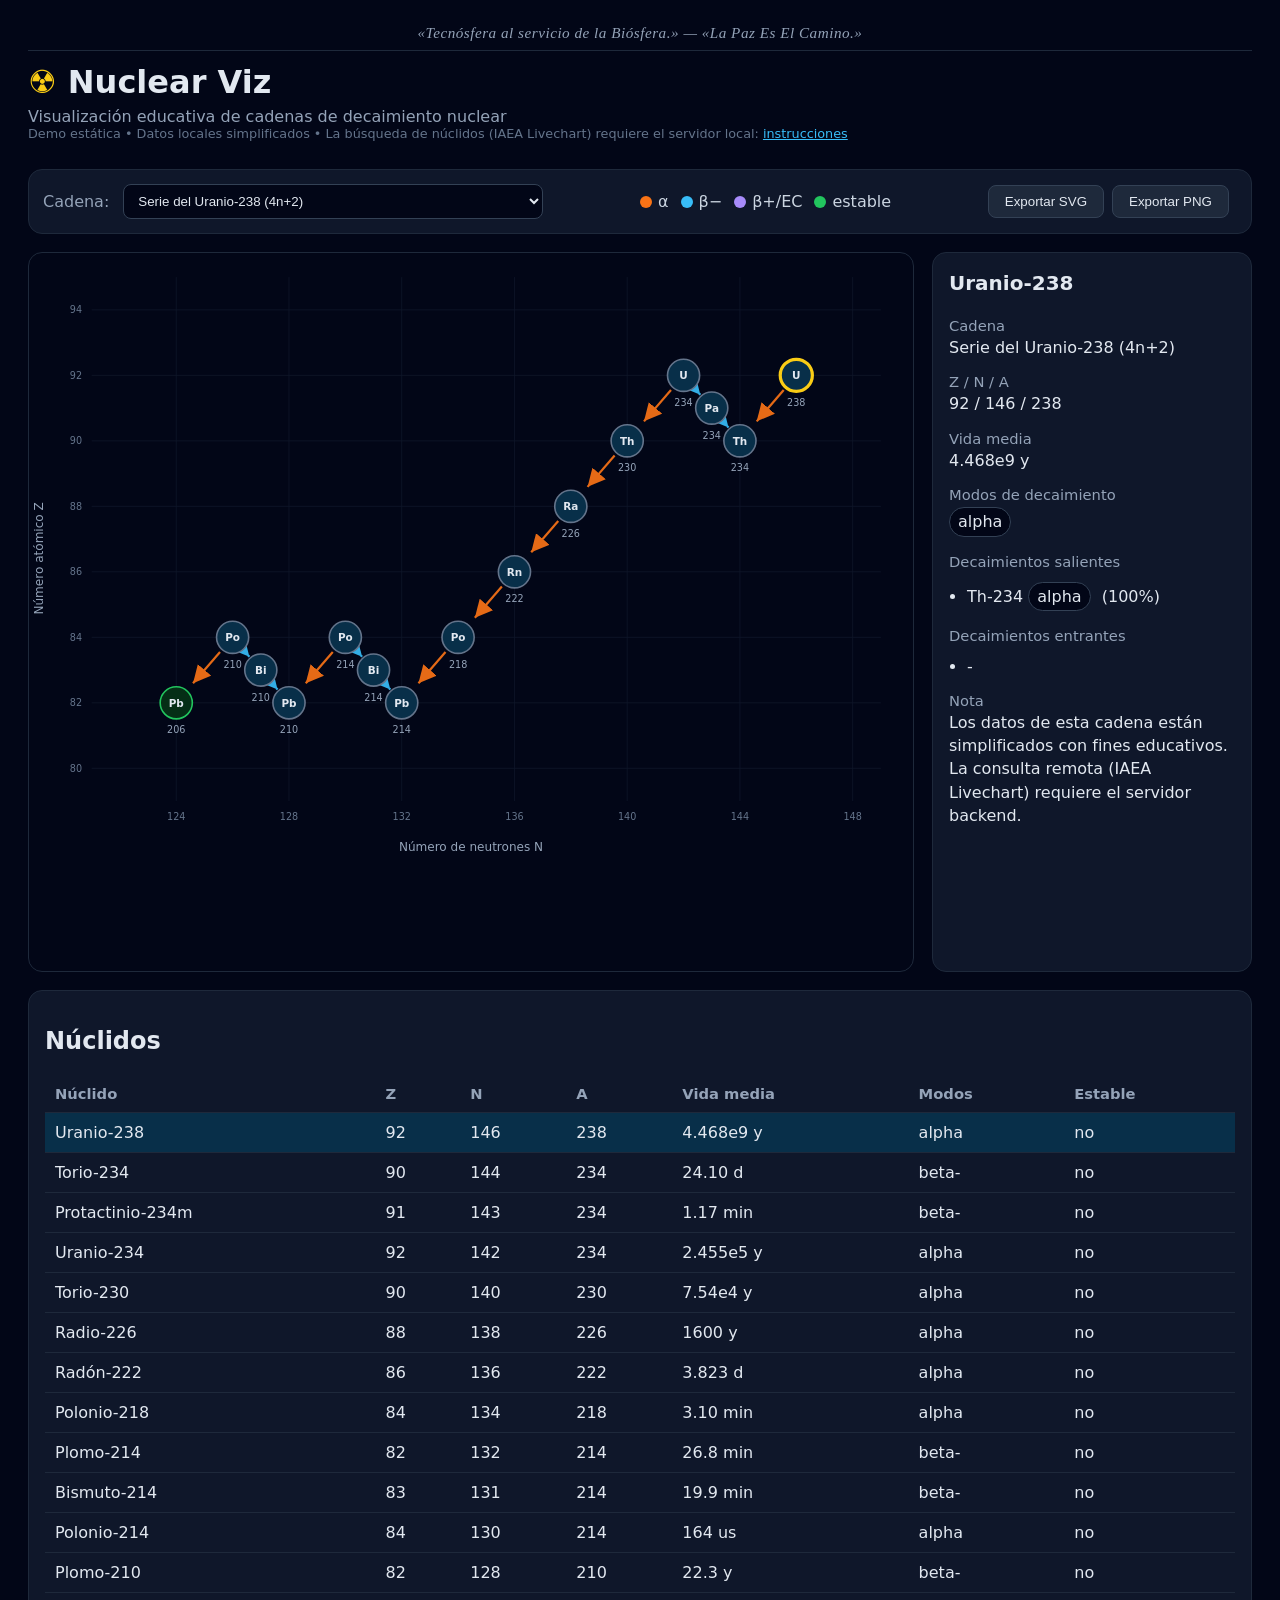
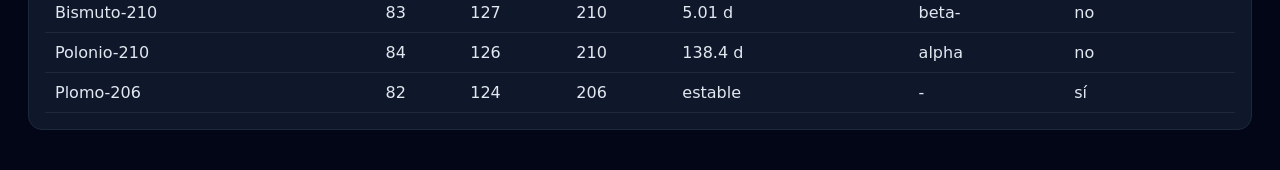
<file: site/index.html>
<!doctype html>
<html lang="es">
<head>
  <meta charset="utf-8" />
  <meta name="viewport" content="width=device-width, initial-scale=1" />
  <meta name="nv-mode" content="static" />
  <title>Nuclear Viz | Live Demo</title>
  <link rel="icon" type="image/svg+xml" href="./assets/favicon.svg" />
  <link rel="stylesheet" href="./assets/style.css" />
</head>
<body>
  <header>
    <div class="motto">«Tecnósfera al servicio de la Biósfera.» — «La Paz Es El Camino.»</div>
    <h1><span class="logo-icon" aria-hidden="true">☢</span> Nuclear Viz</h1>
    <p>Visualización educativa de cadenas de decaimiento nuclear</p>
    <p style="font-size:0.8em; color:#64748b;">Demo estática • Datos locales simplificados • La búsqueda de núclidos (IAEA Livechart) requiere el servidor local: <a href="https://github.com/amurlaniakea/nuclear-viz#readme">instrucciones</a></p>
  </header>

  <main>
    <section class="controls">
      <label for="chain-select">Cadena:</label>
      <select id="chain-select"></select>

      <div class="legend">
        <span class="legend-item"><span class="swatch alpha"></span>α</span>
        <span class="legend-item"><span class="swatch beta-minus"></span>β−</span>
        <span class="legend-item"><span class="swatch beta-plus"></span>β+/EC</span>
        <span class="legend-item"><span class="swatch stable"></span>estable</span>
      </div>

      <span class="export-buttons">
        <button id="export-svg" type="button" title="Descargar el gráfico como SVG vectorial">Exportar SVG</button>
        <button id="export-png" type="button" title="Descargar el gráfico como imagen PNG">Exportar PNG</button>
        <span id="export-status" class="hint" aria-live="polite"></span>
      </span>
    </section>

    <section class="layout">
      <div id="chart" aria-label="Carta de núclidos de la cadena seleccionada"></div>
      <aside id="detail">Cargando...</aside>
    </section>

    <section class="table-section">
      <h2>Núclidos</h2>
      <table id="nuclide-table">
        <thead>
          <tr>
            <th>Núclido</th>
            <th>Z</th>
            <th>N</th>
            <th>A</th>
            <th>Vida media</th>
            <th>Modos</th>
            <th>Estable</th>
          </tr>
        </thead>
        <tbody></tbody>
      </table>
    </section>
  </main>

  <script src="./export.js"></script>
  <script src="./app.js"></script>
</body>
</html>
</file>
<file: site/assets/style.css>
:root {
  color-scheme: dark;
}

* {
  box-sizing: border-box;
}

body {
  margin: 0;
  font-family: system-ui, -apple-system, Segoe UI, Roboto, sans-serif;
  background: #020617;
  color: #e2e8f0;
}

header {
  padding: 24px 28px 8px;
}

h1 {
  margin: 0 0 6px;
  font-size: 2rem;
}

header p {
  margin: 0;
  color: #94a3b8;
}

main {
  padding: 20px 28px 40px;
  display: grid;
  gap: 18px;
}

.controls {
  display: flex;
  flex-wrap: wrap;
  align-items: center;
  gap: 14px;
  padding: 14px;
  border: 1px solid #1e293b;
  border-radius: 14px;
  background: #0f172a;
}

label {
  color: #94a3b8;
}

select {
  background: #020617;
  color: #e2e8f0;
  border: 1px solid #334155;
  border-radius: 8px;
  padding: 8px 10px;
  min-width: min(420px, 100%);
}

.legend {
  display: flex;
  gap: 12px;
  flex-wrap: wrap;
  margin-left: auto;
  color: #cbd5e1;
}

.legend-item {
  display: inline-flex;
  align-items: center;
  gap: 6px;
}

.swatch {
  width: 12px;
  height: 12px;
  border-radius: 999px;
  display: inline-block;
}

.swatch.alpha {
  background: #f97316;
}

.swatch.beta-minus {
  background: #38bdf8;
}

.swatch.beta-plus {
  background: #a78bfa;
}

.swatch.stable {
  background: #22c55e;
}

.layout {
  display: grid;
  grid-template-columns: minmax(0, 1fr) 320px;
  gap: 18px;
  align-items: start;
}

#chart {
  min-height: 720px;
  border: 1px solid #1e293b;
  border-radius: 14px;
  background: #020617;
  overflow: auto;
}

#detail {
  padding: 16px;
  border: 1px solid #1e293b;
  border-radius: 14px;
  background: #0f172a;
  min-height: 720px;
  line-height: 1.45;
}

#detail h2 {
  margin-top: 0;
  font-size: 1.25rem;
}

.detail-label {
  color: #94a3b8;
  font-size: 0.92rem;
  margin-top: 12px;
}

.pill {
  display: inline-block;
  padding: 2px 8px;
  margin: 2px 6px 2px 0;
  border-radius: 999px;
  border: 1px solid #334155;
  background: #020617;
}

#detail ul {
  margin: 8px 0;
  padding-left: 18px;
}

#detail li {
  margin: 4px 0;
}

.table-section {
  border: 1px solid #1e293b;
  border-radius: 14px;
  background: #0f172a;
  padding: 16px;
  overflow: auto;
}

table {
  width: 100%;
  border-collapse: collapse;
}

th,
td {
  padding: 10px;
  border-bottom: 1px solid #1e293b;
  text-align: left;
}

th {
  color: #94a3b8;
  font-size: 0.92rem;
}

tbody tr:hover,
tbody tr.selected {
  background: #082f49;
  cursor: pointer;
}

svg text {
  user-select: none;
}

.nuclide {
  cursor: pointer;
}

.nuclide:focus {
  outline: 2px solid #facc15;
}

.radioactive-node {
  fill: #082f49;
}

.stable-node {
  fill: #052e16;
}

@media (max-width: 1000px) {
  .layout {
    grid-template-columns: 1fr;
  }

  #detail {
    min-height: 220px;
  }
}

/* --- Motto / Lema --- */
.motto {
  font-family: Georgia, 'Times New Roman', serif;
  font-style: italic;
  color: #94a3b8; /* Gris azulado suave */
  font-size: 0.95rem;
  margin-bottom: 12px;
  letter-spacing: 0.5px;
  text-align: center;
  border-bottom: 1px solid #1e293b;
  padding-bottom: 8px;
}

/* Ajuste responsive si hace falta */
@media (max-width: 600px) {
  .motto {
    font-size: 0.85rem;
  }
}

/* Icono ☢ antes del nombre, en amarillo */
.logo-icon {
  color: #facc15;
}

/* --- Búsqueda de núclidos (modo API) --- */
.search {
  display: flex;
  flex-wrap: wrap;
  align-items: center;
  gap: 10px;
  padding: 14px;
  border: 1px solid #1e293b;
  border-radius: 14px;
  background: #0f172a;
}

.search input[type="text"] {
  background: #020617;
  color: #e2e8f0;
  border: 1px solid #334155;
  border-radius: 8px;
  padding: 8px 10px;
  min-width: min(260px, 100%);
}

.search button,
.controls button,
.search-result button,
.levels-panel button {
  background: #1e293b;
  color: #e2e8f0;
  border: 1px solid #334155;
  border-radius: 8px;
  padding: 8px 16px;
  cursor: pointer;
}

.search button:hover:not(:disabled),
.controls button:hover:not(:disabled),
.search-result button:hover:not(:disabled),
.levels-panel button:hover:not(:disabled) {
  background: #334155;
}

.search button:disabled,
.controls button:disabled {
  opacity: 0.6;
  cursor: wait;
}

.search .hint {
  color: #64748b;
}

.search-result {
  padding: 16px;
  border: 1px solid #1e293b;
  border-radius: 14px;
  background: #0f172a;
  line-height: 1.45;
}

.search-result h2 {
  margin-top: 0;
  font-size: 1.25rem;
}

.search-result p {
  margin: 0;
}

.search-error {
  color: #fca5a5;
}

.search-info {
  color: #94a3b8;
  margin-top: 10px;
}

/* --- Exportar gráfico --- */
.export-buttons {
  display: flex;
  flex-wrap: wrap;
  align-items: center;
  gap: 8px;
  margin-left: auto;
}

.controls .hint {
  color: #fca5a5;
  font-size: 0.85rem;
}

header a {
  color: #38bdf8;
}

/* --- Esquema de niveles --- */
.levels-panel {
  padding: 16px;
  border: 1px solid #1e293b;
  border-radius: 14px;
  background: #0f172a;
}

.levels-head {
  display: flex;
  flex-wrap: wrap;
  align-items: center;
  gap: 12px;
}

.levels-head h2 {
  margin: 0;
  margin-right: auto;
  font-size: 1.25rem;
}

.levels-head select {
  background: #020617;
  color: #e2e8f0;
  border: 1px solid #334155;
  border-radius: 8px;
  padding: 6px 8px;
}

.levels-panel svg {
  display: block;
  max-width: 100%;
  height: auto;
  margin-top: 8px;
}

/* --- Núcleo hijo en la ficha --- */
.daughters {
  list-style: none;
  margin: 6px 0 0;
  padding: 0;
}

.daughters li {
  display: flex;
  flex-wrap: wrap;
  align-items: center;
  gap: 8px;
  margin: 6px 0;
}

.daughters button {
  padding: 3px 10px;
  font-size: 0.85rem;
}

.mode-tag {
  min-width: 2.5rem;
  padding: 1px 8px;
  border: 1px solid #334155;
  border-radius: 999px;
  color: #94a3b8;
  text-align: center;
}
</file>
